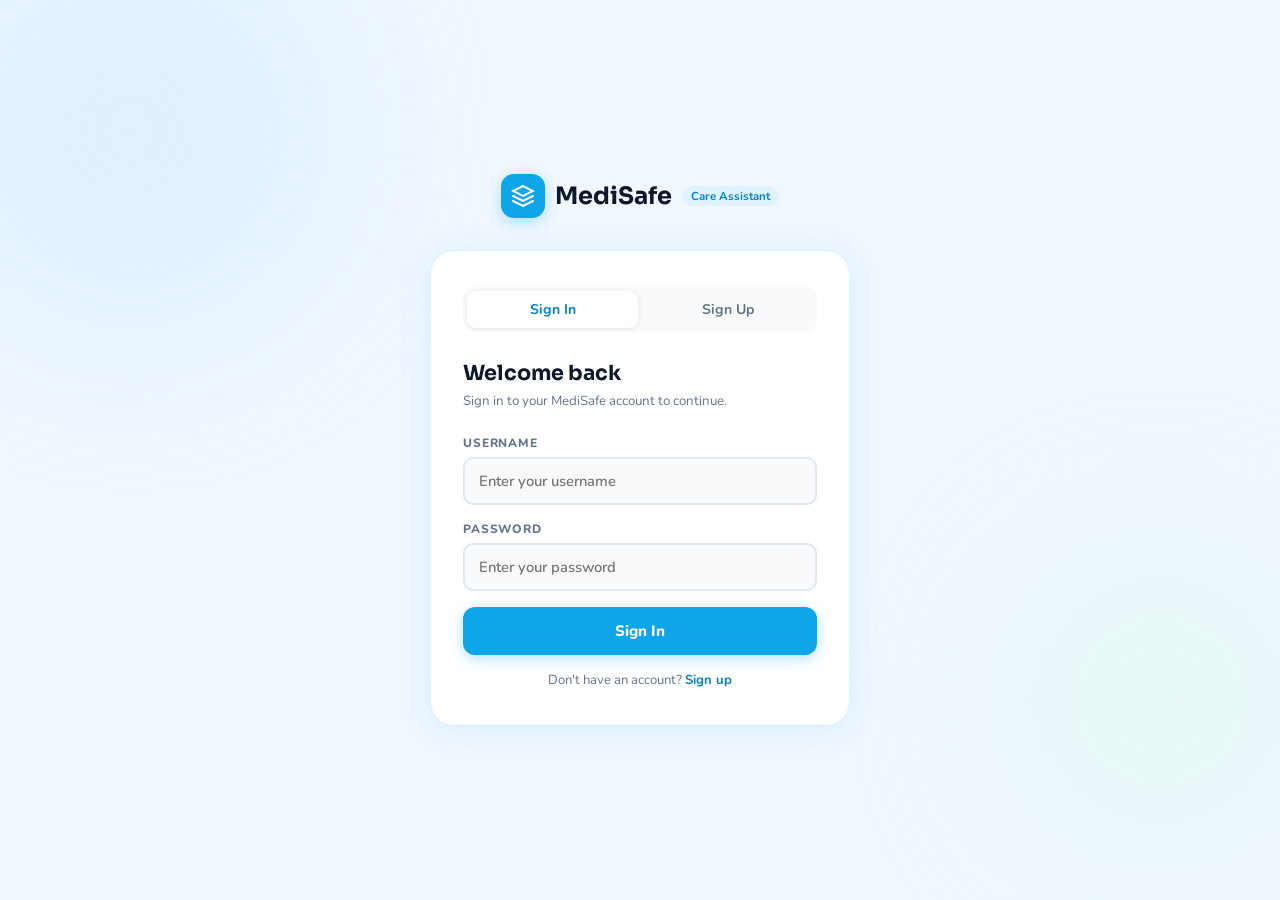
<file: index.html>
<!DOCTYPE html>
<html lang="en">
<head>
  <meta charset="UTF-8"/>
  <meta name="viewport" content="width=device-width, initial-scale=1.0"/>
  <title>MediSafe — Care Assistant</title>
  <link rel="icon" href="data:image/svg+xml,<svg xmlns='http://www.w3.org/2000/svg' viewBox='0 0 100 100'><rect width='100' height='100' rx='20' fill='%230EA5E9'/><path d='M30 50h40M50 30v40' stroke='white' stroke-width='10' stroke-linecap='round'/></svg>"/>
  <link href="https://fonts.googleapis.com/css2?family=Nunito:wght@400;500;600;700;800&family=Sora:wght@600;700&display=swap" rel="stylesheet"/>
  <link rel="stylesheet" href="style.css"/>
</head>
<body>

  <!-- Reminder Banner -->
  <div id="reminderBanner" class="reminder-banner hidden">
    <div class="reminder-icon">🔔</div>
    <span id="reminderText"></span>
    <button onclick="dismissReminder()">✕</button>
  </div>

  <div class="blob blob-1"></div>
  <div class="blob blob-2"></div>

  <div class="app">

    <!-- Header -->
    <header class="header">
      <div class="brand">
        <div class="brand-icon">
          <svg width="22" height="22" viewBox="0 0 24 24" fill="none">
            <path d="M12 2L2 7l10 5 10-5-10-5zM2 17l10 5 10-5M2 12l10 5 10-5" stroke="white" stroke-width="2" stroke-linecap="round"/>
          </svg>
        </div>
        <span class="brand-name">MediSafe</span>
        <span class="brand-tag">Care Assistant</span>
      </div>
      <div class="status-pill">
        <span class="status-dot"></span>System Active
      </div>
      <div style="display:flex;align-items:center;gap:10px;margin-left:auto">
        <div id="userAvatar" style="width:34px;height:34px;border-radius:50%;background:#0EA5E9;color:#fff;display:flex;align-items:center;justify-content:center;font-weight:700;font-size:.85rem;flex-shrink:0"></div>
        <div style="line-height:1.2">
          <div id="userName" style="font-weight:700;font-size:.85rem"></div>
          <div id="userRole" style="font-size:.72rem;opacity:.6"></div>
        </div>
        <button onclick="doLogout()" class="logout-btn">Sign out</button>
      </div>
    </header>

    <!-- Tab bar -->
    <nav class="tab-bar">
      <button class="tab active" onclick="switchTab('medication')" id="tab-medication">
        <svg width="16" height="16" viewBox="0 0 24 24" fill="none"><path d="M9 12l2 2 4-4m5.618-4.016A11.955 11.955 0 0112 2.944a11.955 11.955 0 01-8.618 3.04A12.02 12.02 0 003 9c0 5.591 3.824 10.29 9 11.622 5.176-1.332 9-6.03 9-11.622 0-1.042-.133-2.052-.382-3.016z" stroke="currentColor" stroke-width="2" stroke-linecap="round"/></svg>
        Medication Check
      </button>
      <button class="tab" onclick="switchTab('hazard')" id="tab-hazard">
        <svg width="16" height="16" viewBox="0 0 24 24" fill="none"><path d="M10.29 3.86L1.82 18a2 2 0 001.71 3h16.94a2 2 0 001.71-3L13.71 3.86a2 2 0 00-3.42 0zM12 9v4M12 17h.01" stroke="currentColor" stroke-width="2" stroke-linecap="round"/></svg>
        Hazard Check
      </button>
      <button class="tab" onclick="switchTab('monitor')" id="tab-monitor">
        <svg width="16" height="16" viewBox="0 0 24 24" fill="none"><path d="M4.318 6.318a4.5 4.5 0 000 6.364L12 20.364l7.682-7.682a4.5 4.5 0 00-6.364-6.364L12 7.636l-1.318-1.318a4.5 4.5 0 00-6.364 0z" stroke="currentColor" stroke-width="2" stroke-linecap="round"/></svg>
        Patient Monitoring
      </button>
      <button class="tab" onclick="switchTab('reminders')" id="tab-reminders">
        <svg width="16" height="16" viewBox="0 0 24 24" fill="none"><path d="M18 8A6 6 0 006 8c0 7-3 9-3 9h18s-3-2-3-9M13.73 21a2 2 0 01-3.46 0" stroke="currentColor" stroke-width="2" stroke-linecap="round"/></svg>
        Reminders
      </button>
    </nav>

    <!-- ══════════════════════════════════════════════
         TAB 1: MEDICATION CHECK
    ══════════════════════════════════════════════ -->
    <div id="page-medication" class="page active">
      <div class="layout">

        <!-- Left -->
        <div class="card">
          <div class="card-intro">
            <h1 class="card-title">Medication<br/>Safety Check</h1>
            <p class="card-desc">Take a photo of any medicine to check it's the right one for your patient.</p>
          </div>

          <div class="field-group">
            <label class="field-label">Who is this for?</label>
            <div class="select-wrap">
              <select id="med-patient" class="select-input" onchange="onMedPatientChange()">
                <option value="" disabled selected>Choose a patient...</option>
              </select>
              <svg class="select-caret" width="14" height="14" viewBox="0 0 24 24" fill="none"><polyline points="6,9 12,15 18,9" stroke="currentColor" stroke-width="2" stroke-linecap="round"/></svg>
            </div>
            <div id="medPatientChip" class="patient-chip hidden">
              <div class="chip-avatar" id="medPatientAvatar"></div>
              <div>
                <div class="chip-name" id="medPatientName"></div>
                <div class="chip-sub" id="medPatientCond"></div>
              </div>
            </div>
          </div>

          <div class="field-group">
            <label class="field-label">Medicine photo</label>
            <div class="upload-zone" id="medUpload" onclick="document.getElementById('medFile').click()">
              <input type="file" id="medFile" accept="image/*" class="sr-only" onchange="previewFile('medFile','medPreview','medUploadHint')"/>
              <div id="medUploadHint" class="upload-hint">
                <div class="upload-icon-wrap">📷</div>
                <div class="upload-hint-text">Tap to take photo or upload</div>
                <div class="upload-hint-sub">JPG · PNG · WEBP</div>
              </div>
              <img id="medPreview" class="preview-img hidden" alt=""/>
            </div>
          </div>

          <button class="action-btn sky" id="medCheckBtn" onclick="runMedCheck()">
            <span id="medBtnLabel">Check this medicine</span>
            <span id="medBtnSpin" class="hidden"><span class="spinner"></span>Checking...</span>
          </button>

          <div class="stats-row">
            <div class="stat"><div class="stat-n" id="totalChecks">0</div><div class="stat-l">Checks today</div></div>
            <div class="stat-sep"></div>
            <div class="stat"><div class="stat-n green" id="safeCount">0</div><div class="stat-l">Safe</div></div>
            <div class="stat-sep"></div>
            <div class="stat"><div class="stat-n red" id="warnCount">0</div><div class="stat-l">Warnings</div></div>
          </div>
        </div>

        <!-- Right: Result -->
        <div class="card result-card">
          <h2 class="panel-title">Result</h2>
          <div id="medIdle" class="idle-state">
            <div class="idle-art">💊</div>
            <p class="idle-msg">Select a patient and upload a medicine photo to run a safety check.</p>
          </div>
          <div id="medScanning" class="scanning-state hidden">
            <div class="scan-anim"><div class="scan-bar"></div></div>
            <p class="scan-lbl">Reading medicine packaging...</p>
            <div class="scan-steps">
              <div class="step" id="ms1"><span class="step-dot"></span>Reading the label</div>
              <div class="step" id="ms2"><span class="step-dot"></span>Checking care plan</div>
              <div class="step" id="ms3"><span class="step-dot"></span>Getting result</div>
            </div>
          </div>
          <div id="medResult" class="hidden">
            <div id="medStatusCard" class="status-card"></div>
            <div id="medDetected" class="detected-line"></div>
            <div id="medConsult" class="consult-box hidden">
              <p id="medConsultQ" class="consult-q"></p>
              <div class="consult-btns">
                <button class="btn-yes" onclick="medConsultYes()">✓ Yes, doctor prescribed it</button>
                <button class="btn-no"  onclick="medConsultNo()">✕ No / Not sure</button>
              </div>
            </div>
            <div id="medDoctorBox" class="doctor-box hidden"></div>
            <button class="again-btn" onclick="resetMed()">↺ Check another medicine</button>
          </div>
        </div>

      </div>

      <!-- Patients table -->
      <section class="data-section">
        <div class="section-head">
          <h2 class="section-title">Registered Patients</h2>
          <span class="badge sky" id="patientCount">—</span>
        </div>
        <div class="table-wrap">
          <table class="dtable">
            <thead><tr><th>Name</th><th>Condition</th><th>Prescribed Medicines</th></tr></thead>
            <tbody id="patientsBody"><tr><td colspan="3" class="empty-row">Loading...</td></tr></tbody>
          </table>
        </div>
      </section>
    </div>

    <!-- ══════════════════════════════════════════════
         TAB 2: HAZARD CHECK
    ══════════════════════════════════════════════ -->
    <div id="page-hazard" class="page hidden">
      <div class="layout">

        <!-- Left -->
        <div class="card">
          <div class="card-intro">
            <h1 class="card-title">Room<br/>Safety Scan</h1>
            <p class="card-desc">Take a photo of the patient's room or environment and we'll check for any fall risks or hazards.</p>
          </div>

          <div class="field-group">
            <label class="field-label">Room / area photo</label>
            <div class="upload-zone" id="hazUpload" onclick="document.getElementById('hazFile').click()">
              <input type="file" id="hazFile" accept="image/*" class="sr-only" onchange="previewFile('hazFile','hazPreview','hazUploadHint')"/>
              <div id="hazUploadHint" class="upload-hint">
                <div class="upload-icon-wrap">🏠</div>
                <div class="upload-hint-text">Take a photo of the room</div>
                <div class="upload-hint-sub">Show the walking areas, floor, and lighting</div>
              </div>
              <img id="hazPreview" class="preview-img hidden" alt=""/>
            </div>
          </div>

          <button class="action-btn amber" id="hazBtn" onclick="runHazardCheck()">
            <span id="hazBtnLabel">Scan for hazards</span>
            <span id="hazBtnSpin" class="hidden"><span class="spinner"></span>Scanning...</span>
          </button>

          <div class="info-box amber-box">
            <div class="info-box-title">What we check for</div>
            <div class="info-box-items">
              <span class="info-chip">Loose rugs</span>
              <span class="info-chip">Wet floors</span>
              <span class="info-chip">Poor lighting</span>
              <span class="info-chip">Clutter in walkways</span>
              <span class="info-chip">Trailing cables</span>
              <span class="info-chip">Obstacles near bed</span>
            </div>
          </div>
        </div>

        <!-- Right: Hazard Result -->
        <div class="card result-card">
          <h2 class="panel-title">Hazard Report</h2>
          <div id="hazIdle" class="idle-state">
            <div class="idle-art">🏠</div>
            <p class="idle-msg">Upload a photo of the room to scan for hazards and fall risks.</p>
          </div>
          <div id="hazScanning" class="scanning-state hidden">
            <div class="scan-anim"><div class="scan-bar"></div></div>
            <p class="scan-lbl">Analysing room for hazards...</p>
          </div>
          <div id="hazResult" class="hidden">
            <div id="hazStatusCard" class="status-card"></div>
            <div id="hazAlertBox" class="haz-alert hidden"></div>
            <div id="hazHazardsList" class="list-section hidden">
              <div class="list-section-title">⚠ Hazards found</div>
              <div id="hazHazardsContent"></div>
            </div>
            <div id="hazRecsList" class="list-section hidden">
              <div class="list-section-title">✔ Actions to take</div>
              <div id="hazRecsContent"></div>
            </div>
            <button class="again-btn" onclick="resetHaz()">↺ Scan another area</button>
          </div>
        </div>

      </div>

      <!-- Hazard log -->
      <section class="data-section">
        <div class="section-head">
          <h2 class="section-title">Recent Hazard Scans</h2>
          <span class="badge amber">Today's log</span>
        </div>
        <div class="table-wrap">
          <table class="dtable">
            <thead><tr><th>Time</th><th>Risk Level</th><th>Summary</th></tr></thead>
            <tbody id="hazLog"><tr><td colspan="3" class="empty-row">No scans yet today</td></tr></tbody>
          </table>
        </div>
      </section>
    </div>

    <!-- ══════════════════════════════════════════════
         TAB 3: PATIENT MONITORING
    ══════════════════════════════════════════════ -->
    <div id="page-monitor" class="page hidden">

      <!-- Sub-tabs -->
      <div class="sub-tabs">
        <button class="sub-tab active" onclick="switchMonitorTab('nutrition')" id="stab-nutrition">🍽 Nutrition Tracking</button>
        <button class="sub-tab" onclick="switchMonitorTab('wound')" id="stab-wound">🩹 Wound Monitoring</button>
      </div>

      <!-- Nutrition -->
      <div id="monitor-nutrition" class="layout">
        <div class="card">
          <div class="card-intro">
            <h1 class="card-title">Meal<br/>Tracking</h1>
            <p class="card-desc">Upload a photo of the plate before and after the meal. We'll compare both and tell you exactly how much was eaten.</p>
          </div>

          <div class="field-group">
            <label class="field-label">Patient</label>
            <div class="select-wrap">
              <select id="nut-patient" class="select-input">
                <option value="" disabled selected>Choose a patient...</option>
              </select>
              <svg class="select-caret" width="14" height="14" viewBox="0 0 24 24" fill="none"><polyline points="6,9 12,15 18,9" stroke="currentColor" stroke-width="2" stroke-linecap="round"/></svg>
            </div>
          </div>

          <div class="field-group">
            <label class="field-label">Meal type</label>
            <div class="select-wrap">
              <select id="nut-mealtype" class="select-input">
                <option value="breakfast">Breakfast</option>
                <option value="lunch" selected>Lunch</option>
                <option value="dinner">Dinner</option>
                <option value="snack">Snack</option>
              </select>
              <svg class="select-caret" width="14" height="14" viewBox="0 0 24 24" fill="none"><polyline points="6,9 12,15 18,9" stroke="currentColor" stroke-width="2" stroke-linecap="round"/></svg>
            </div>
          </div>

          <!-- Two upload zones side by side -->
          <div class="field-group">
            <label class="field-label">Before &amp; after photos</label>
            <div class="two-upload-row">
              <div class="two-upload-col">
                <div class="upload-label-tag">Before meal</div>
                <div class="upload-zone upload-zone-sm" id="nutBeforeZone" onclick="document.getElementById('nutBeforeFile').click()">
                  <input type="file" id="nutBeforeFile" accept="image/*" class="sr-only" onchange="previewFile('nutBeforeFile','nutBeforePreview','nutBeforeHint')"/>
                  <div id="nutBeforeHint" class="upload-hint upload-hint-sm">
                    <div class="upload-icon-wrap" style="font-size:1.4rem">🍽</div>
                    <div class="upload-hint-text" style="font-size:.78rem">Full plate</div>
                  </div>
                  <img id="nutBeforePreview" class="preview-img hidden" alt=""/>
                </div>
              </div>
              <div class="two-upload-arrow">→</div>
              <div class="two-upload-col">
                <div class="upload-label-tag after">After meal</div>
                <div class="upload-zone upload-zone-sm" id="nutAfterZone" onclick="document.getElementById('nutAfterFile').click()">
                  <input type="file" id="nutAfterFile" accept="image/*" class="sr-only" onchange="previewFile('nutAfterFile','nutAfterPreview','nutAfterHint')"/>
                  <div id="nutAfterHint" class="upload-hint upload-hint-sm">
                    <div class="upload-icon-wrap" style="font-size:1.4rem">🍽</div>
                    <div class="upload-hint-text" style="font-size:.78rem">Eaten plate</div>
                  </div>
                  <img id="nutAfterPreview" class="preview-img hidden" alt=""/>
                </div>
              </div>
            </div>
          </div>

          <button class="action-btn green" id="nutBtn" onclick="runNutritionCheck()">
            <span id="nutBtnLabel">Compare &amp; analyse</span>
            <span id="nutBtnSpin" class="hidden"><span class="spinner"></span>Analysing...</span>
          </button>
        </div>

        <div class="card result-card">
          <h2 class="panel-title">Nutrition Report</h2>
          <div id="nutIdle" class="idle-state">
            <div class="idle-art">🍽</div>
            <p class="idle-msg">Upload a before photo and an after photo of the plate to track how much was eaten.</p>
          </div>
          <div id="nutScanning" class="scanning-state hidden">
            <div class="scan-anim"><div class="scan-bar"></div></div>
            <p class="scan-lbl">Comparing before &amp; after photos...</p>
          </div>
          <div id="nutResult" class="hidden">
            <div id="nutStatusCard" class="status-card"></div>
            <div id="nutProgress" class="progress-section"></div>
            <div id="nutDetails" class="details-box"></div>
            <button class="again-btn" onclick="resetNut()">↺ Log another meal</button>
          </div>
        </div>
      </div>

      <!-- Wound -->
      <div id="monitor-wound" class="layout hidden">
        <div class="card">
          <div class="card-intro">
            <h1 class="card-title">Wound<br/>Check</h1>
            <p class="card-desc">Upload a previous wound photo and today's photo to compare healing progress. Today's photo is saved automatically for future checks.</p>
          </div>

          <div class="field-group">
            <label class="field-label">Patient</label>
            <div class="select-wrap">
              <select id="wound-patient" class="select-input" onchange="loadWoundHistory()">
                <option value="" disabled selected>Choose a patient...</option>
              </select>
              <svg class="select-caret" width="14" height="14" viewBox="0 0 24 24" fill="none"><polyline points="6,9 12,15 18,9" stroke="currentColor" stroke-width="2" stroke-linecap="round"/></svg>
            </div>
          </div>

          <div id="prevWoundInfo" class="prev-check-box hidden">
            <div class="prev-check-label">Saved record found</div>
            <div class="prev-check-date" id="prevWoundDate"></div>
            <div class="prev-check-sub">Leave "Previous photo" empty to use this saved record automatically.</div>
          </div>
          <div id="noWoundHistory" class="prev-check-box first-check hidden">
            <div class="prev-check-label">No previous records yet</div>
            <div class="prev-check-sub">Today's photo will be saved as the baseline for future comparisons.</div>
          </div>

          <div class="field-group">
            <label class="field-label">Wound photos</label>
            <div class="two-upload-row">
              <div class="two-upload-col">
                <div class="upload-label-tag" style="font-size:.68rem">Previous wound<br/><span style="font-weight:400;text-transform:none;font-size:.65rem">(optional)</span></div>
                <div class="upload-zone upload-zone-sm" onclick="document.getElementById('woundPrevFile').click()">
                  <input type="file" id="woundPrevFile" accept="image/*" class="sr-only" onchange="previewFile('woundPrevFile','woundPrevPreview','woundPrevHint')"/>
                  <div id="woundPrevHint" class="upload-hint upload-hint-sm">
                    <div class="upload-icon-wrap" style="font-size:1.4rem">🩹</div>
                    <div class="upload-hint-text" style="font-size:.78rem">Previous photo</div>
                  </div>
                  <img id="woundPrevPreview" class="preview-img hidden" alt=""/>
                </div>
              </div>
              <div class="two-upload-arrow">→</div>
              <div class="two-upload-col">
                <div class="upload-label-tag after">Today's wound <span style="color:var(--red);font-size:.68rem">*required</span></div>
                <div class="upload-zone upload-zone-sm" onclick="document.getElementById('woundFile').click()">
                  <input type="file" id="woundFile" accept="image/*" class="sr-only" onchange="previewFile('woundFile','woundPreview','woundHint')"/>
                  <div id="woundHint" class="upload-hint upload-hint-sm">
                    <div class="upload-icon-wrap" style="font-size:1.4rem">🩹</div>
                    <div class="upload-hint-text" style="font-size:.78rem">Today's photo</div>
                  </div>
                  <img id="woundPreview" class="preview-img hidden" alt=""/>
                </div>
              </div>
            </div>
          </div>

          <div class="field-group">
            <label class="field-label">Notes (optional)</label>
            <textarea id="wound-notes" class="text-area" rows="2" placeholder="e.g. Changed dressing, some redness noted yesterday"></textarea>
          </div>

          <button class="action-btn rose" id="woundBtn" onclick="runWoundCheck()">
            <span id="woundBtnLabel">Assess &amp; compare</span>
            <span id="woundBtnSpin" class="hidden"><span class="spinner"></span>Comparing...</span>
          </button>
        </div>

        <div class="card result-card">
          <h2 class="panel-title">Wound Assessment</h2>
          <div id="woundIdle" class="idle-state">
            <div class="idle-art">🩹</div>
            <p class="idle-msg">Select a patient and upload today's wound photo. Add a previous photo or the system will use the last saved record automatically.</p>
          </div>
          <div id="woundScanning" class="scanning-state hidden">
            <div class="scan-anim"><div class="scan-bar"></div></div>
            <p class="scan-lbl">Comparing wound photos...</p>
          </div>
          <div id="woundResult" class="hidden">
            <div id="woundComparisonBadge" class="comparison-badge hidden"></div>
            <div id="woundStatusCard" class="status-card"></div>
            <div id="woundDetails" class="details-box"></div>
            <div id="woundNurseAlert" class="nurse-alert hidden"></div>
            <button class="again-btn" onclick="resetWound()">↺ Assess another wound</button>
          </div>
        </div>
      </div>

      <!-- Monitoring log -->
      <section class="data-section">
        <div class="section-head">
          <h2 class="section-title">Monitoring Log</h2>
          <span class="badge green">Today</span>
        </div>
        <div class="table-wrap">
          <table class="dtable">
            <thead><tr><th>Time</th><th>Patient</th><th>Type</th><th>Result</th></tr></thead>
            <tbody id="monitorLog"><tr><td colspan="4" class="empty-row">No entries yet today</td></tr></tbody>
          </table>
        </div>
      </section>
    </div>

    <!-- ══════════════════════════════════════════════
         TAB 4: REMINDERS
    ══════════════════════════════════════════════ -->
    <div id="page-reminders" class="page hidden">
      <section class="data-section">
        <div class="section-head">
          <h2 class="section-title">Medication Reminders</h2>
          <span class="badge sky">Alert 10 min before</span>
        </div>
        <div class="reminder-form-row">
          <div class="rf-field">
            <label class="field-label">Patient</label>
            <div class="select-wrap"><select id="rem-patient" class="select-input"><option value="" disabled selected>Select...</option></select><svg class="select-caret" width="14" height="14" viewBox="0 0 24 24" fill="none"><polyline points="6,9 12,15 18,9" stroke="currentColor" stroke-width="2" stroke-linecap="round"/></svg></div>
          </div>
          <div class="rf-field rf-grow">
            <label class="field-label">Medicine &amp; dose</label>
            <input type="text" id="rem-med" class="text-input" placeholder="e.g. Paracetamol 500mg"/>
          </div>
          <div class="rf-field rf-sm">
            <label class="field-label">Time</label>
            <input type="time" id="rem-time" class="text-input"/>
          </div>
          <button class="add-reminder-btn" onclick="addMedTime()">Add reminder</button>
        </div>
        <div class="table-wrap">
          <table class="dtable">
            <thead><tr><th>Patient</th><th>Medicine</th><th>Time</th></tr></thead>
            <tbody id="scheduleBody"><tr><td colspan="3" class="empty-row">No reminders set yet</td></tr></tbody>
          </table>
        </div>
        <div id="reminderLog" class="reminder-log hidden"></div>
      </section>
    </div>

  </div><!-- /app -->

  <script src="script.js"></script>
</body>
</html>
</file>
<file: style.css>
@import url('https://fonts.googleapis.com/css2?family=Inter:wght@400;500;600;700&family=Sora:wght@600;700;800&display=swap');

*,*::before,*::after{box-sizing:border-box;margin:0;padding:0}
:root{
  --sky:#0EA5E9;--sky-d:#0284C7;--sky-l:#E0F2FE;--sky-xl:#F0F9FF;
  --green:#10B981;--green-d:#059669;--green-l:#D1FAE5;--green-xl:#ECFDF5;
  --amber:#F59E0B;--amber-d:#D97706;--amber-l:#FEF3C7;--amber-xl:#FFFBEB;--amber-b:#FDE68A;
  --rose:#F43F5E;--rose-d:#E11D48;--rose-l:#FFE4E6;--rose-xl:#FFF1F2;
  --violet:#8B5CF6;--violet-l:#EDE9FE;--violet-xl:#F5F3FF;
  --red:#EF4444;--red-l:#FEF2F2;
  --sl9:#0F172A;--sl8:#1E293B;--sl7:#334155;--sl6:#475569;--sl5:#64748B;--sl4:#94A3B8;--sl3:#CBD5E1;--sl2:#E2E8F0;--sl1:#F1F5F9;--sl0:#F8FAFC;
  --white:#FFFFFF;
  --r6:6px;--r8:8px;--r12:12px;--r16:16px;--r20:20px;--r24:24px;--r32:32px;
  --shadow-sm:0 1px 3px rgba(0,0,0,.06),0 1px 2px rgba(0,0,0,.04);
  --shadow-md:0 4px 16px rgba(0,0,0,.06),0 2px 6px rgba(0,0,0,.04);
  --shadow-lg:0 12px 32px rgba(0,0,0,.08),0 4px 12px rgba(0,0,0,.05);
}

html{font-size:16px;-webkit-font-smoothing:antialiased}
body{font-family:'Inter',sans-serif;background:#EEF4FB;color:var(--sl9);min-height:100vh}

body::before{
  content:'';position:fixed;inset:0;z-index:0;pointer-events:none;
  background:
    radial-gradient(ellipse 700px 500px at 0% 0%,rgba(14,165,233,.10) 0%,transparent 70%),
    radial-gradient(ellipse 500px 400px at 100% 100%,rgba(16,185,129,.08) 0%,transparent 70%),
    radial-gradient(ellipse 400px 300px at 60% 20%,rgba(139,92,246,.06) 0%,transparent 60%);
}

.app{position:relative;z-index:1;max-width:1160px;margin:0 auto;padding:20px 20px 80px}

.header{
  display:flex;align-items:center;gap:14px;
  background:rgba(255,255,255,.88);backdrop-filter:blur(12px);
  border:1px solid rgba(255,255,255,.95);
  border-radius:var(--r20);padding:12px 20px;margin-bottom:18px;
  box-shadow:var(--shadow-sm),0 0 0 1px rgba(14,165,233,.05);
}
.brand{display:flex;align-items:center;gap:12px}
.brand-icon{
  width:42px;height:42px;border-radius:var(--r12);
  background:linear-gradient(135deg,#0EA5E9 0%,#6366F1 100%);
  display:flex;align-items:center;justify-content:center;
  box-shadow:0 4px 12px rgba(14,165,233,.35);flex-shrink:0;
}
.brand-name{font-family:'Sora',sans-serif;font-size:1.3rem;font-weight:800;letter-spacing:-0.03em;color:var(--sl9)}
.brand-tag{
  font-size:0.68rem;font-weight:700;letter-spacing:.04em;
  background:linear-gradient(135deg,var(--sky-l),#EDE9FE);
  color:var(--sky-d);padding:3px 10px;border-radius:100px;
  border:1px solid rgba(14,165,233,.2);
}
.status-pill{
  display:flex;align-items:center;gap:6px;font-size:0.75rem;font-weight:600;
  color:#059669;background:var(--green-l);border:1px solid #A7F3D0;
  padding:5px 12px;border-radius:100px;margin-left:auto;
}
.status-dot{width:6px;height:6px;border-radius:50%;background:var(--green);animation:blink 2s ease-in-out infinite;flex-shrink:0}
@keyframes blink{0%,100%{opacity:1}50%{opacity:.4}}

.tab-bar{
  display:flex;gap:3px;
  background:rgba(255,255,255,.9);backdrop-filter:blur(8px);
  border-radius:var(--r16);padding:5px;margin-bottom:20px;
  box-shadow:var(--shadow-sm);border:1px solid rgba(255,255,255,.95);
}
.tab{
  flex:1;display:flex;align-items:center;justify-content:center;gap:7px;
  padding:10px 8px;border:none;border-radius:var(--r12);
  font-size:0.8rem;font-weight:600;font-family:'Inter',sans-serif;
  color:var(--sl5);background:transparent;cursor:pointer;transition:all .2s;white-space:nowrap;
}
.tab:hover{background:var(--sl1);color:var(--sl7)}
.tab.active{
  background:linear-gradient(135deg,#0EA5E9 0%,#6366F1 100%);
  color:white;box-shadow:0 4px 14px rgba(99,102,241,.3);
}

.sub-tabs{display:flex;gap:8px;margin-bottom:18px}
.sub-tab{
  padding:8px 20px;border:1.5px solid var(--sl2);border-radius:100px;
  font-size:0.83rem;font-weight:600;font-family:'Inter',sans-serif;
  color:var(--sl5);background:white;cursor:pointer;transition:all .2s;
}
.sub-tab:hover{border-color:var(--green);color:var(--green-d);background:var(--green-xl)}
.sub-tab.active{
  background:linear-gradient(135deg,#10B981 0%,#059669 100%);
  border-color:transparent;color:white;box-shadow:0 4px 12px rgba(16,185,129,.3);
}

.page{display:none}.page.active{display:block}
.layout{display:grid;grid-template-columns:1fr 1fr;gap:18px;margin-bottom:18px}

.card{
  background:rgba(255,255,255,.92);backdrop-filter:blur(8px);
  border-radius:var(--r24);padding:28px 26px;
  box-shadow:var(--shadow-md);border:1px solid rgba(255,255,255,.95);
  position:relative;overflow:hidden;transition:box-shadow .3s;
}
.card:hover{box-shadow:var(--shadow-lg)}
.card::before{
  content:'';position:absolute;top:0;left:0;right:0;height:3px;
  background:linear-gradient(90deg,#0EA5E9,#6366F1,#10B981);
  opacity:0;transition:opacity .3s;
}
.card:hover::before{opacity:1}
.card-intro{margin-bottom:22px}
.card-title{
  font-family:'Sora',sans-serif;font-size:1.65rem;font-weight:800;
  line-height:1.1;letter-spacing:-.03em;margin-bottom:8px;color:var(--sl9);
}
.card-desc{font-size:0.84rem;color:var(--sl5);line-height:1.7;max-width:280px}
.result-card{display:flex;flex-direction:column}
.panel-title{
  font-family:'Sora',sans-serif;font-size:1rem;font-weight:700;
  color:var(--sl8);margin-bottom:18px;
  display:flex;align-items:center;gap:8px;
}
.panel-title::after{content:'';flex:1;height:1px;background:linear-gradient(90deg,var(--sl2),transparent)}

.field-group{margin-bottom:16px}
.field-label{
  display:block;font-size:0.7rem;font-weight:700;
  text-transform:uppercase;letter-spacing:.08em;color:var(--sl4);margin-bottom:6px;
}
.sr-only{position:absolute;width:1px;height:1px;overflow:hidden;clip:rect(0,0,0,0)}

.select-wrap{position:relative}
.select-input{
  width:100%;padding:10px 36px 10px 13px;
  border:1.5px solid var(--sl2);border-radius:var(--r8);
  font-size:.88rem;font-family:'Inter',sans-serif;font-weight:500;
  color:var(--sl7);background:var(--sl0);appearance:none;cursor:pointer;transition:all .2s;
}
.select-input:focus{outline:none;border-color:var(--sky);background:white;box-shadow:0 0 0 3px rgba(14,165,233,.1)}
.select-input:hover{border-color:var(--sl3);background:white}
.select-caret{position:absolute;right:11px;top:50%;transform:translateY(-50%);pointer-events:none;color:var(--sl4)}

.patient-chip{
  display:flex;align-items:center;gap:10px;margin-top:8px;padding:10px 14px;
  background:linear-gradient(135deg,var(--sky-xl),#EDE9FE);
  border:1px solid rgba(14,165,233,.2);border-radius:var(--r12);
  animation:popIn .3s cubic-bezier(.34,1.56,.64,1);
}
@keyframes popIn{from{opacity:0;transform:translateY(-6px) scale(.97)}to{opacity:1;transform:translateY(0) scale(1)}}
.chip-avatar{
  width:34px;height:34px;border-radius:50%;
  background:linear-gradient(135deg,var(--sky),#6366F1);
  color:white;font-size:.75rem;font-weight:700;
  display:flex;align-items:center;justify-content:center;flex-shrink:0;
  box-shadow:0 2px 8px rgba(14,165,233,.3);
}
.chip-name{font-size:.87rem;font-weight:600;color:var(--sl9)}
.chip-sub{font-size:.72rem;color:var(--sl5);margin-top:1px}

.upload-zone{
  border:2px dashed var(--sl2);border-radius:var(--r16);
  min-height:130px;display:flex;flex-direction:column;
  align-items:center;justify-content:center;
  cursor:pointer;transition:all .25s;overflow:hidden;position:relative;background:var(--sl0);
}
.upload-zone:hover{border-color:var(--sky);background:var(--sky-xl);transform:scale(1.005)}
.upload-hint{display:flex;flex-direction:column;align-items:center;gap:7px;padding:20px}
.upload-icon-wrap{font-size:1.8rem;line-height:1}
.upload-hint-text{font-size:.86rem;font-weight:600;color:var(--sl5)}
.upload-hint-sub{font-size:.72rem;color:var(--sl4)}
.preview-img{width:100%;max-height:170px;object-fit:contain;padding:8px;border-radius:var(--r12)}

.text-area{
  width:100%;padding:10px 14px;border:1.5px solid var(--sl2);
  border-radius:var(--r8);font-size:.87rem;font-family:'Inter',sans-serif;
  color:var(--sl9);background:var(--sl0);resize:vertical;transition:all .2s;
}
.text-area:focus{outline:none;border-color:var(--sky);background:white;box-shadow:0 0 0 3px rgba(14,165,233,.1)}

.action-btn{
  width:100%;padding:13px 20px;border:none;border-radius:var(--r12);
  font-size:.92rem;font-weight:700;font-family:'Inter',sans-serif;
  cursor:pointer;display:flex;align-items:center;justify-content:center;gap:8px;
  transition:all .2s;margin-bottom:16px;
}
.action-btn:active{transform:scale(.98)}
.action-btn:disabled{opacity:.55;cursor:not-allowed;transform:none;box-shadow:none}
.action-btn.sky{background:linear-gradient(135deg,#0EA5E9,#6366F1);color:white;box-shadow:0 4px 16px rgba(99,102,241,.3)}
.action-btn.sky:hover:not(:disabled){box-shadow:0 6px 22px rgba(99,102,241,.4);transform:translateY(-1px)}
.action-btn.amber{background:linear-gradient(135deg,#F59E0B,#EF4444);color:white;box-shadow:0 4px 16px rgba(245,158,11,.3)}
.action-btn.amber:hover:not(:disabled){box-shadow:0 6px 22px rgba(245,158,11,.4);transform:translateY(-1px)}
.action-btn.green{background:linear-gradient(135deg,#10B981,#059669);color:white;box-shadow:0 4px 16px rgba(16,185,129,.3)}
.action-btn.green:hover:not(:disabled){box-shadow:0 6px 22px rgba(16,185,129,.4);transform:translateY(-1px)}
.action-btn.rose{background:linear-gradient(135deg,#F43F5E,#E11D48);color:white;box-shadow:0 4px 16px rgba(244,63,94,.3)}
.action-btn.rose:hover:not(:disabled){box-shadow:0 6px 22px rgba(244,63,94,.4);transform:translateY(-1px)}
.spinner{width:16px;height:16px;border:2px solid rgba(255,255,255,.3);border-top-color:white;border-radius:50%;animation:spin .65s linear infinite;display:inline-block}
@keyframes spin{to{transform:rotate(360deg)}}

.stats-row{
  display:flex;align-items:center;
  background:linear-gradient(135deg,var(--sl0),white);
  border:1px solid var(--sl2);border-radius:var(--r12);padding:14px 0;
}
.stat{flex:1;text-align:center}
.stat-n{font-size:1.5rem;font-weight:800;color:var(--sl8);font-family:'Sora',sans-serif}
.stat-n.green{color:var(--green)}.stat-n.red{color:var(--red)}
.stat-l{font-size:.65rem;font-weight:700;color:var(--sl4);text-transform:uppercase;letter-spacing:.06em;margin-top:2px}
.stat-sep{width:1px;height:36px;background:var(--sl2)}

.idle-state{flex:1;display:flex;flex-direction:column;align-items:center;justify-content:center;padding:40px 20px;text-align:center}
.idle-art{font-size:3rem;margin-bottom:14px;opacity:.5;line-height:1}
.idle-msg{font-size:.84rem;color:var(--sl4);line-height:1.7;max-width:240px}

.scanning-state{flex:1;display:flex;flex-direction:column;align-items:center;justify-content:center;gap:16px;padding:20px}
.scan-anim{position:relative;width:56px;height:56px;border-radius:var(--r12);background:var(--sky-xl);border:1px solid var(--sky-l)}
.scan-bar{position:absolute;width:100%;height:2px;background:linear-gradient(90deg,transparent,var(--sky),var(--violet),transparent);top:0;animation:scanDown 1.4s ease-in-out infinite}
@keyframes scanDown{0%{top:0;opacity:0}10%{opacity:1}90%{opacity:1}100%{top:100%;opacity:0}}
.scan-lbl{font-size:.84rem;font-weight:600;color:var(--sl6)}
.scan-steps{display:flex;flex-direction:column;gap:8px}
.step{display:flex;align-items:center;gap:8px;font-size:.77rem;color:var(--sl4);transition:color .3s}
.step-dot{width:7px;height:7px;border-radius:50%;background:var(--sl2);flex-shrink:0;transition:all .3s}
.step.active{color:var(--sky);font-weight:600}.step.active .step-dot{background:var(--sky);box-shadow:0 0 0 3px rgba(14,165,233,.2)}
.step.done{color:var(--green)}.step.done .step-dot{background:var(--green)}

.status-card{
  display:flex;align-items:flex-start;gap:14px;padding:16px 18px;
  border-radius:var(--r16);margin-bottom:14px;
  animation:slideUp .35s cubic-bezier(.34,1.2,.64,1);border:1px solid transparent;
}
@keyframes slideUp{from{opacity:0;transform:translateY(10px)}to{opacity:1;transform:translateY(0)}}
.status-card.safe{background:linear-gradient(135deg,#ECFDF5,#D1FAE5);border-color:#A7F3D0}
.status-card.warning{background:linear-gradient(135deg,#FEF2F2,#FFE4E6);border-color:#FECACA}
.status-card.amber{background:linear-gradient(135deg,#FFFBEB,#FEF3C7);border-color:#FDE68A}
.status-card.purple{background:linear-gradient(135deg,#F5F3FF,#EDE9FE);border-color:#C4B5FD}
.status-card.low{background:linear-gradient(135deg,#ECFDF5,#D1FAE5);border-color:#A7F3D0}
.status-card.medium{background:linear-gradient(135deg,#FFFBEB,#FEF3C7);border-color:#FDE68A}
.status-card.high{background:linear-gradient(135deg,#FEF2F2,#FFE4E6);border-color:#FECACA}
.sc-icon{width:38px;height:38px;border-radius:50%;display:flex;align-items:center;justify-content:center;flex-shrink:0;font-size:1.1rem;font-weight:700}
.status-card.safe .sc-icon,.status-card.low .sc-icon{background:#A7F3D0;color:#065F46}
.status-card.warning .sc-icon,.status-card.high .sc-icon{background:#FECACA;color:#991B1B}
.status-card.amber .sc-icon,.status-card.medium .sc-icon{background:#FDE68A;color:#92400E}
.status-card.purple .sc-icon{background:#C4B5FD;color:#5B21B6}
.sc-title{font-size:.68rem;font-weight:800;text-transform:uppercase;letter-spacing:.09em;margin-bottom:4px}
.status-card.safe .sc-title,.status-card.low .sc-title{color:#059669}
.status-card.warning .sc-title,.status-card.high .sc-title{color:#DC2626}
.status-card.amber .sc-title,.status-card.medium .sc-title{color:#D97706}
.status-card.purple .sc-title{color:#7C3AED}
.sc-msg{font-size:.87rem;color:var(--sl7);line-height:1.55}

.detected-line{background:var(--sl0);border:1px solid var(--sl2);border-radius:var(--r8);padding:10px 14px;font-size:.82rem;color:var(--sl6);margin-bottom:12px;line-height:1.6}
.detected-line:empty{display:none}

.consult-box{background:linear-gradient(135deg,#FFFBEB,#FEF3C7);border:1.5px solid #FDE68A;border-radius:var(--r16);padding:16px 18px;margin-bottom:14px;animation:slideUp .3s ease}
.consult-q{font-size:.9rem;font-weight:600;color:#92400E;margin-bottom:14px;line-height:1.55}
.consult-btns{display:flex;gap:10px;flex-wrap:wrap}
.btn-yes,.btn-no{padding:9px 20px;border:none;border-radius:var(--r8);font-size:.84rem;font-weight:700;font-family:'Inter',sans-serif;cursor:pointer;transition:all .15s}
.btn-yes{background:linear-gradient(135deg,#10B981,#059669);color:white;box-shadow:0 3px 10px rgba(16,185,129,.25)}
.btn-yes:hover{transform:translateY(-1px);box-shadow:0 5px 14px rgba(16,185,129,.35)}
.btn-no{background:linear-gradient(135deg,#EF4444,#DC2626);color:white;box-shadow:0 3px 10px rgba(239,68,68,.25)}
.btn-no:hover{transform:translateY(-1px);box-shadow:0 5px 14px rgba(239,68,68,.35)}

.doctor-box{border-radius:var(--r12);padding:14px 16px;margin-bottom:12px;animation:slideUp .3s ease}
.doctor-box.warn{background:linear-gradient(135deg,#FFFBEB,#FEF3C7);border:1.5px solid #FDE68A}
.doctor-box.danger{background:linear-gradient(135deg,#FEF2F2,#FFE4E6);border:1.5px solid #FECACA}
.doctor-box.success{background:linear-gradient(135deg,#ECFDF5,#D1FAE5);border:1.5px solid #A7F3D0}
.db-head{font-size:.7rem;font-weight:800;text-transform:uppercase;letter-spacing:.09em;margin-bottom:7px}
.doctor-box.warn .db-head{color:#92400E}
.doctor-box.danger .db-head{color:#B91C1C}
.doctor-box.success .db-head{color:#065F46}
.db-msg{font-size:.86rem;line-height:1.55;margin-bottom:11px}
.doctor-box.warn .db-msg{color:#78350F}
.doctor-box.danger .db-msg{color:#991B1B;margin-bottom:0}
.doctor-box.success .db-msg{color:#064E3B}
.update-form{display:flex;gap:8px;flex-wrap:wrap;align-items:center}
.update-input{flex:1;min-width:155px;padding:9px 12px;border:1.5px solid #FDE68A;border-radius:var(--r8);font-size:.875rem;font-family:'Inter',sans-serif;font-weight:500;color:var(--sl9);background:white}
.update-input:focus{outline:none;border-color:#F59E0B}
.update-save{padding:9px 18px;background:linear-gradient(135deg,#F59E0B,#D97706);color:white;border:none;border-radius:var(--r8);font-size:.875rem;font-weight:700;font-family:'Inter',sans-serif;cursor:pointer}
.update-cancel{padding:9px 12px;background:white;color:#92400E;border:1.5px solid #FDE68A;border-radius:var(--r8);font-size:.875rem;font-weight:700;font-family:'Inter',sans-serif;cursor:pointer}
.open-update{display:inline-flex;align-items:center;gap:6px;padding:9px 16px;background:linear-gradient(135deg,#F59E0B,#D97706);color:white;border:none;border-radius:var(--r8);font-size:.875rem;font-weight:700;font-family:'Inter',sans-serif;cursor:pointer;margin-bottom:8px}
.update-note{font-size:.72rem;color:#92400E;margin-top:6px}

.again-btn{display:inline-flex;align-items:center;gap:7px;padding:9px 18px;background:white;color:var(--sl5);border:1.5px solid var(--sl2);border-radius:var(--r8);font-size:.81rem;font-weight:600;font-family:'Inter',sans-serif;cursor:pointer;margin-top:6px;transition:all .2s}
.again-btn:hover{border-color:var(--sky);color:var(--sky);background:var(--sky-xl)}

.list-section{background:var(--sl0);border:1px solid var(--sl2);border-radius:var(--r12);padding:14px 16px;margin-bottom:12px}
.list-section-title{font-size:.68rem;font-weight:800;text-transform:uppercase;letter-spacing:.08em;color:var(--sl5);margin-bottom:10px}
.list-item{display:flex;align-items:flex-start;gap:8px;font-size:.84rem;color:var(--sl7);padding:4px 0;line-height:1.55}
.list-item::before{content:"•";color:var(--sl3);flex-shrink:0;margin-top:1px}

.haz-alert{border-radius:var(--r12);padding:13px 16px;margin-bottom:14px;font-size:.86rem;font-weight:600;line-height:1.5;display:flex;align-items:flex-start;gap:10px;animation:slideUp .3s ease}
.haz-alert-high{background:linear-gradient(135deg,#FEF2F2,#FFE4E6);border:1.5px solid #FECACA;color:#B91C1C}
.haz-alert-medium{background:linear-gradient(135deg,#FFFBEB,#FEF3C7);border:1.5px solid #FDE68A;color:#92400E}

.haz-item,.haz-action{display:flex;align-items:flex-start;gap:10px;padding:8px 0;border-bottom:1px solid rgba(0,0,0,.04);font-size:.84rem;line-height:1.55}
.haz-item:last-child,.haz-action:last-child{border-bottom:none}
.haz-num{min-width:22px;height:22px;border-radius:50%;background:linear-gradient(135deg,#FEE2E2,#FECACA);color:#DC2626;font-size:.7rem;font-weight:800;display:flex;align-items:center;justify-content:center;flex-shrink:0;margin-top:1px}
.haz-action-num{min-width:22px;height:22px;border-radius:50%;background:linear-gradient(135deg,var(--green-l),#A7F3D0);color:#059669;font-size:.7rem;font-weight:800;display:flex;align-items:center;justify-content:center;flex-shrink:0;margin-top:1px}
.haz-text{color:var(--sl7)}

.progress-section{background:linear-gradient(135deg,var(--sl0),white);border:1px solid var(--sl2);border-radius:var(--r12);padding:16px;margin-bottom:14px;text-align:center}
.progress-percent{font-family:'Sora',sans-serif;font-size:2.8rem;font-weight:800;margin-bottom:4px}
.progress-label{font-size:.72rem;font-weight:700;color:var(--sl4);text-transform:uppercase;letter-spacing:.08em}
.progress-bar-wrap{height:8px;background:var(--sl2);border-radius:100px;overflow:hidden;margin:14px 0 0}
.progress-bar{height:100%;border-radius:100px;transition:width 1s cubic-bezier(.34,1.2,.64,1)}
.progress-bar.good{background:linear-gradient(90deg,#10B981,#059669)}
.progress-bar.low{background:linear-gradient(90deg,#F59E0B,#D97706)}
.progress-bar.very_low,.progress-bar.very-low{background:linear-gradient(90deg,#EF4444,#DC2626)}

.details-box{background:var(--sl0);border:1px solid var(--sl2);border-radius:var(--r12);padding:12px 16px;margin-bottom:12px;font-size:.83rem;color:var(--sl5);line-height:1.7}
.detail-row{display:flex;gap:10px;padding:5px 0;border-bottom:1px solid rgba(0,0,0,.04)}
.detail-row:last-child{border-bottom:none}
.detail-lbl{font-weight:600;color:var(--sl7);min-width:115px;flex-shrink:0;font-size:.8rem}
.detail-val{color:var(--sl6)}

.nurse-alert{background:linear-gradient(135deg,#FEF2F2,#FFE4E6);border:1.5px solid #FECACA;border-radius:var(--r12);padding:12px 16px;font-size:.86rem;font-weight:600;color:#B91C1C;display:flex;align-items:center;gap:8px;margin-bottom:12px}

.info-box{border-radius:var(--r12);padding:14px 16px;margin-top:4px}
.amber-box{background:linear-gradient(135deg,#FFFBEB,#FEF3C7);border:1.5px solid #FDE68A}
.info-box-title{font-size:.68rem;font-weight:800;text-transform:uppercase;letter-spacing:.08em;color:var(--amber-d);margin-bottom:10px}
.info-box-items{display:flex;flex-wrap:wrap;gap:6px}
.info-chip{font-size:.73rem;font-weight:600;background:rgba(245,158,11,.12);color:#92400E;padding:3px 10px;border-radius:100px;border:1px solid rgba(245,158,11,.2)}

.data-section{background:rgba(255,255,255,.92);backdrop-filter:blur(8px);border-radius:var(--r20);border:1px solid rgba(255,255,255,.95);box-shadow:var(--shadow-md);overflow:hidden;margin-bottom:18px}
.section-head{display:flex;align-items:center;justify-content:space-between;padding:16px 22px;border-bottom:1px solid var(--sl1)}
.section-title{font-family:'Sora',sans-serif;font-size:.95rem;font-weight:700;color:var(--sl8)}
.badge{font-size:.7rem;font-weight:700;padding:3px 12px;border-radius:100px;letter-spacing:.02em}
.badge.sky{background:var(--sky-l);color:var(--sky-d)}
.badge.amber{background:var(--amber-l);color:var(--amber-d)}
.badge.green{background:var(--green-l);color:var(--green-d)}

.table-wrap{overflow-x:auto}
.dtable{width:100%;border-collapse:collapse;font-size:.86rem}
.dtable thead th{padding:10px 22px;text-align:left;font-size:.66rem;font-weight:700;text-transform:uppercase;letter-spacing:.09em;color:var(--sl4);background:var(--sl0);border-bottom:1px solid var(--sl2)}
.dtable tbody tr{border-bottom:1px solid #F8FAFC;transition:background .15s}
.dtable tbody tr:last-child{border-bottom:none}
.dtable tbody tr:hover{background:linear-gradient(90deg,var(--sky-xl),transparent)}
.dtable td{padding:12px 22px;color:var(--sl7);vertical-align:middle}
.dtable td:first-child{font-weight:600;color:var(--sl9)}
.empty-row{text-align:center;padding:28px!important;color:var(--sl4)!important;font-weight:500!important;font-size:.84rem!important}
.med-pill{display:inline-block;padding:2px 10px;margin:2px;background:linear-gradient(135deg,var(--sky-xl),#EDE9FE);color:var(--sky-d);border-radius:100px;font-size:.71rem;font-weight:600;border:1px solid rgba(14,165,233,.15)}
.time-badge{display:inline-block;padding:3px 10px;background:linear-gradient(135deg,#EFF6FF,#EDE9FE);color:#4338CA;border-radius:100px;font-size:.74rem;font-weight:700;font-family:'Inter',monospace;border:1px solid rgba(99,102,241,.15)}
.risk-high{background:linear-gradient(135deg,#FEF2F2,#FFE4E6);color:#DC2626;padding:3px 10px;border-radius:100px;font-size:.71rem;font-weight:700;border:1px solid #FECACA}
.risk-medium{background:linear-gradient(135deg,var(--amber-xl),var(--amber-l));color:var(--amber-d);padding:3px 10px;border-radius:100px;font-size:.71rem;font-weight:700;border:1px solid var(--amber-b)}
.risk-low{background:linear-gradient(135deg,var(--green-xl),var(--green-l));color:var(--green-d);padding:3px 10px;border-radius:100px;font-size:.71rem;font-weight:700;border:1px solid #A7F3D0}

.logout-btn{display:flex;align-items:center;gap:6px;padding:7px 14px;border:1.5px solid var(--sl2);border-radius:100px;background:white;color:var(--sl5);font-size:.77rem;font-weight:600;font-family:'Inter',sans-serif;cursor:pointer;transition:all .15s}
.logout-btn:hover{border-color:var(--red);color:var(--red);background:#FEF2F2}

.comparison-badge{display:inline-flex;align-items:center;gap:7px;padding:6px 14px;border-radius:100px;font-size:.76rem;font-weight:600;margin-bottom:12px;background:linear-gradient(135deg,var(--sky-xl),#EDE9FE);color:var(--sky-d);border:1px solid rgba(14,165,233,.2)}

.prev-check-box{padding:12px 15px;border-radius:var(--r12);margin-bottom:14px}
.prev-check-box:not(.first-check){background:linear-gradient(135deg,var(--sky-xl),#EDE9FE);border:1px solid rgba(14,165,233,.2)}
.prev-check-box.first-check{background:var(--violet-xl);border:1px solid #C4B5FD}
.prev-check-label{font-size:.67rem;font-weight:800;text-transform:uppercase;letter-spacing:.08em;color:var(--sky-d);margin-bottom:3px}
.prev-check-box.first-check .prev-check-label{color:var(--violet)}
.prev-check-date{font-size:.9rem;font-weight:600;color:var(--sl9);margin-bottom:3px}
.prev-check-sub{font-size:.77rem;color:var(--sl5);line-height:1.55}

.two-upload-row{display:flex;align-items:center;gap:10px}
.two-upload-col{flex:1;display:flex;flex-direction:column;gap:6px}
.two-upload-arrow{font-size:1.2rem;color:var(--sl3);flex-shrink:0;padding-top:24px}
.upload-zone-sm{min-height:110px}
.upload-hint-sm{padding:12px 10px}
.upload-label-tag{font-size:.67rem;font-weight:700;text-transform:uppercase;letter-spacing:.07em;color:var(--sl5);text-align:center}
.upload-label-tag.after{color:var(--green-d)}

.med-time-row{display:flex;align-items:center;justify-content:space-between;padding:9px 13px;background:white;border:1px solid var(--sl2);border-radius:var(--r8);margin-bottom:6px;transition:border-color .2s}
.med-time-row:hover{border-color:var(--sl3)}
.med-time-info{display:flex;align-items:center;gap:8px}
.med-time-delete{padding:4px 10px;border:1px solid #FECACA;border-radius:var(--r6);background:#FEF2F2;color:var(--red);font-size:.7rem;font-weight:600;font-family:'Inter',sans-serif;cursor:pointer;transition:all .15s}
.med-time-delete:hover{background:var(--red);color:white}

.reminder-form-row{display:flex;gap:12px;flex-wrap:wrap;align-items:flex-end;padding:16px 22px;background:var(--sl0);border-bottom:1px solid var(--sl2)}
.rf-field{display:flex;flex-direction:column;flex:1;min-width:140px}
.rf-grow{flex:2}.rf-sm{flex:0 0 115px;min-width:95px}
.text-input{padding:10px 13px;border:1.5px solid var(--sl2);border-radius:var(--r8);font-size:.88rem;font-family:'Inter',sans-serif;font-weight:500;color:var(--sl9);background:white;transition:all .2s}
.text-input:focus{outline:none;border-color:var(--sky);box-shadow:0 0 0 3px rgba(14,165,233,.1)}
.add-reminder-btn{flex-shrink:0;padding:11px 22px;background:linear-gradient(135deg,var(--sky),#6366F1);color:white;border:none;border-radius:var(--r8);font-size:.86rem;font-weight:700;font-family:'Inter',sans-serif;cursor:pointer;white-space:nowrap;align-self:flex-end;transition:all .2s;box-shadow:0 4px 12px rgba(99,102,241,.25)}
.add-reminder-btn:hover{transform:translateY(-1px);box-shadow:0 6px 16px rgba(99,102,241,.35)}

.reminder-log{margin:10px 22px;border:1px solid var(--sl2);border-radius:var(--r8);overflow:hidden;background:white}
.rl-item{display:flex;gap:12px;padding:9px 14px;border-bottom:1px solid #F8FAFC;font-size:.79rem}
.rl-item:last-child{border-bottom:none}
.rl-time{color:var(--sl4);white-space:nowrap;font-family:monospace;font-size:.72rem;flex-shrink:0}
.rl-msg{color:var(--sl6)}

.reminder-banner{position:fixed;top:16px;left:50%;transform:translateX(-50%);z-index:9999;display:flex;align-items:center;gap:10px;background:linear-gradient(135deg,#FFFBEB,#FEF3C7);border:1.5px solid #FDE68A;border-radius:var(--r16);padding:12px 18px;box-shadow:var(--shadow-lg);min-width:300px;max-width:520px;font-size:.875rem;font-weight:600;color:#92400E;animation:dropIn .3s cubic-bezier(.34,1.2,.64,1)}
@keyframes dropIn{from{opacity:0;transform:translateX(-50%) translateY(-18px)}to{opacity:1;transform:translateX(-50%) translateY(0)}}
.reminder-banner button{margin-left:auto;background:none;border:none;color:#D97706;cursor:pointer;font-size:1rem;padding:2px 6px;border-radius:4px}
.reminder-icon{font-size:1.1rem;line-height:1}

.toast{position:fixed;bottom:20px;right:20px;z-index:9999;padding:11px 18px;border-radius:var(--r12);font-size:.83rem;font-weight:600;font-family:'Inter',sans-serif;box-shadow:var(--shadow-lg);max-width:300px;line-height:1.45;animation:toastUp .3s cubic-bezier(.34,1.2,.64,1)}
@keyframes toastUp{from{opacity:0;transform:translateY(12px)}to{opacity:1;transform:translateY(0)}}
.toast.success{background:linear-gradient(135deg,#ECFDF5,#D1FAE5);color:#065F46;border:1px solid #A7F3D0}
.toast.warn{background:linear-gradient(135deg,#FFFBEB,#FEF3C7);color:#92400E;border:1px solid #FDE68A}

#patientScheduleWrap{background:var(--sl0);border:1px solid var(--sl2);border-radius:var(--r12);padding:14px 16px;margin-top:12px}
#patientScheduleTitle{font-size:.77rem;font-weight:700;color:var(--sl6);text-transform:uppercase;letter-spacing:.06em;margin-bottom:10px}

.hidden{display:none!important}

@media(max-width:768px){
  .layout{grid-template-columns:1fr}
  .tab{font-size:.72rem;padding:8px 4px}
  .tab svg{display:none}
  .app{padding:14px 12px 60px}
  .card{padding:20px 18px;border-radius:var(--r20)}
  .card-title{font-size:1.45rem}
  .header{padding:10px 14px}
}
</file>
